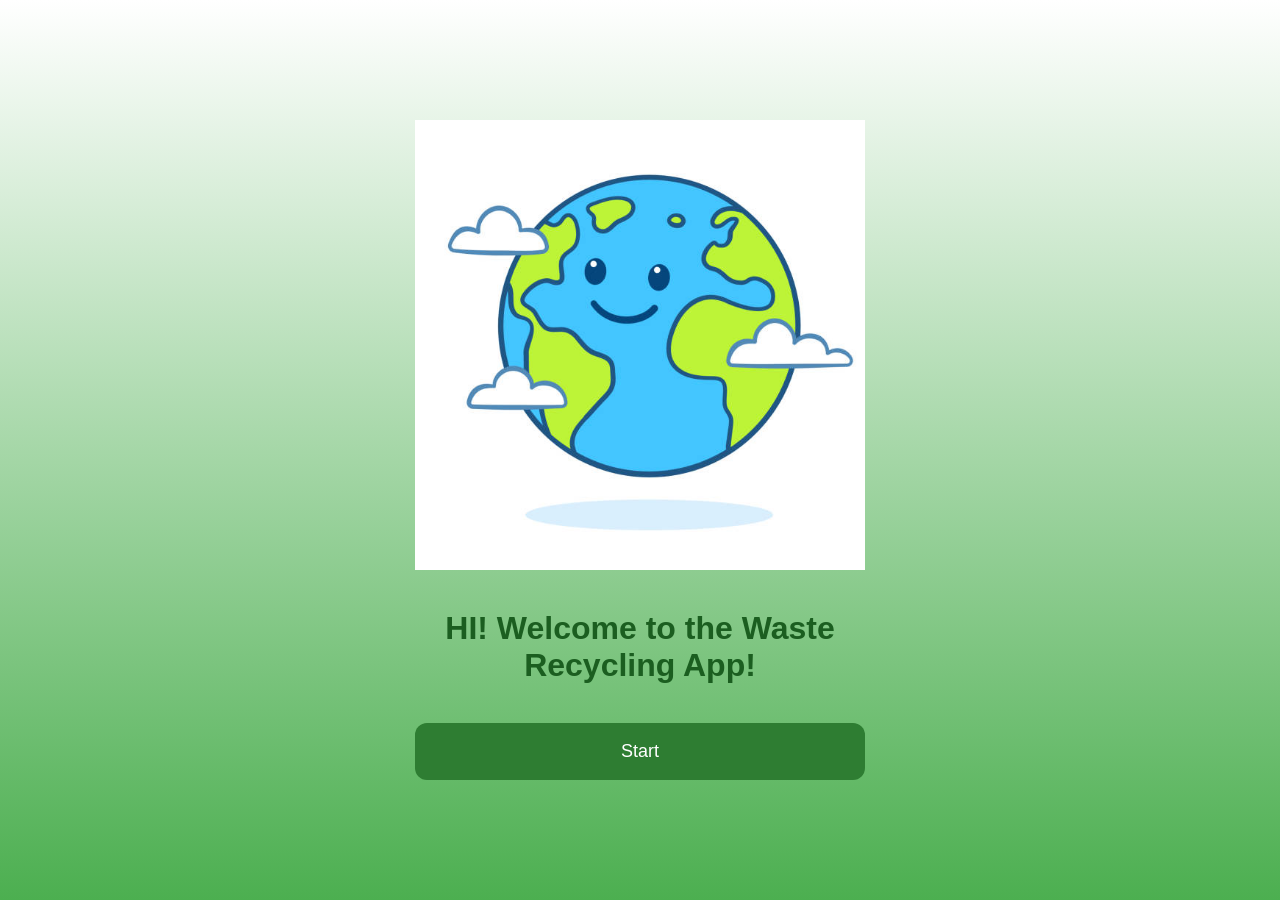
<file: index.html>
<!DOCTYPE html>
<html>

<head>

<title>Waste Recycling App</title>

<meta name="viewport" content="width=device-width, initial-scale=1">

<link rel="stylesheet" href="style.css">

</head>

<body class="home-page">

<div class="container">

<img src="images/recycle.png" class="recycle" >

<h1>HI! Welcome to the Waste Recycling App!</h1>

<button onclick="goLogin()">Start</button>

</div>

<script src="script.js"></script>

</body>

</html>
</file>
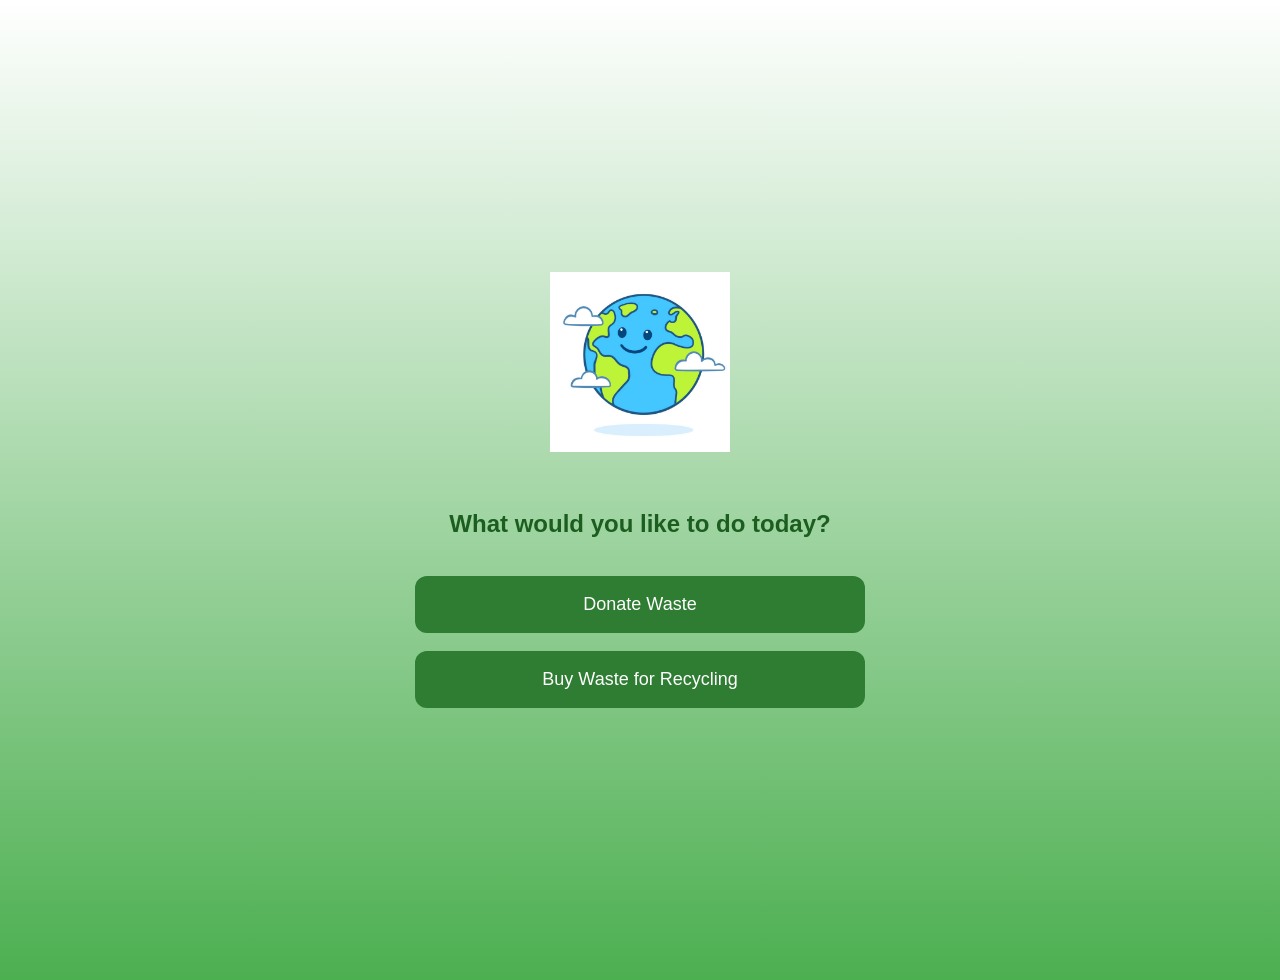
<file: choose.html>
<!DOCTYPE html>
<html>
<head>
<title>Choose Option</title>
<link rel="stylesheet" href="style.css">
</head>

<body class="no-scroll-page">

<div class="container">

<img src="images/recycle.png" class="welcome-img">

<h2>What would you like to do today?</h2>

<button onclick="selectAction('donate')">
Donate Waste
</button>

<button onclick="selectAction('buy')">
Buy Waste for Recycling
</button>

</div>

<script src="script.js"></script>

</body>
</html>
</file>
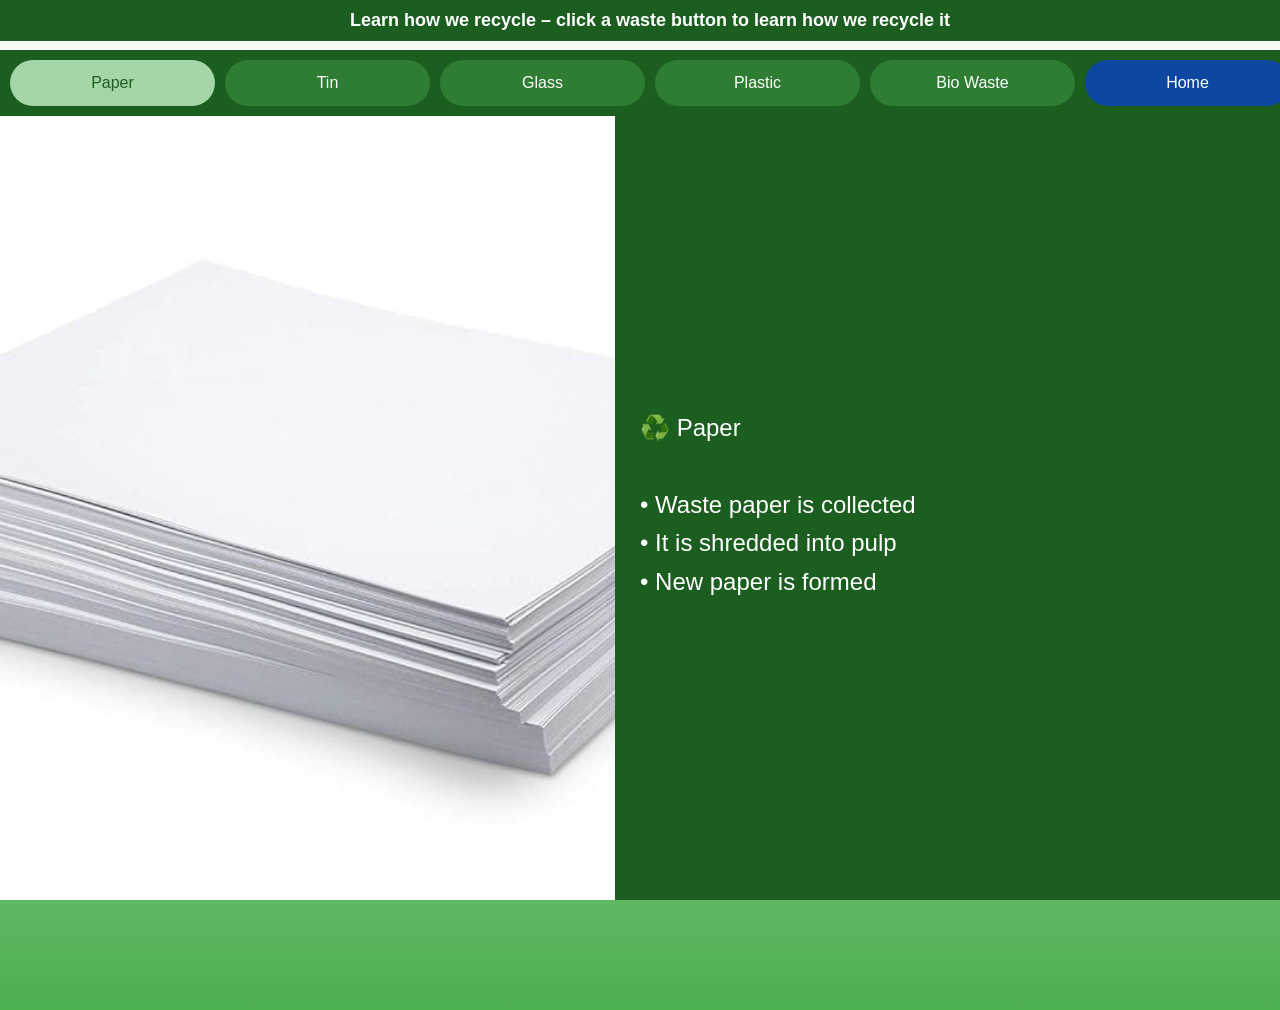
<file: learn.html>
<!DOCTYPE html>
<html>

<head>
<title>Learn How We Recycle</title>
<link rel="stylesheet" href="style.css">

<style>

/* ===== PAGE SCOPE ===== */
.learn-page{
display:block;
margin:0;
padding-top:110px; /* space for header + navbar */
}

/* ===== HEADER (TITLE) ===== */
.learn-page .header-text{
position:fixed;
top:0;
left:0;
width:100%;
background:#1b5e20;
color:white;
text-align:center;
font-size:18px;
font-weight:bold;
padding:10px;
z-index:1100;
}

/* ===== NAVBAR ===== */
.learn-page .navbar{
position:fixed;
top:50px; /* below header */
left:0;
width:100%;
display:flex;
gap:10px;
padding:10px;
background:#1b5e20;
z-index:1000;
}

/* Navbar buttons */
.learn-page .navbar button{
flex:1;
width:auto;
padding:14px 0;
font-size:16px;
border-radius:25px;
background:#2e7d32;
color:white;
border:none;
cursor:pointer;
}

/* Active tab */
.learn-page .navbar button.active{
background:#a5d6a7;
color:#1b5e20;
}

/* Home button (last, dark blue) */
.learn-page .navbar .home-btn{
background:#0d47a1;
}

/* ===== IMAGE SECTION ===== */
.learn-page .image-section{
position:relative;
width:100%;
height:calc(100vh - 110px); /* full screen minus header+navbar */
overflow:hidden;
}

/* Image */
.learn-page .image-section img{
width:100%;
height:100%;
object-fit:cover;
}

/* ===== TEXT OVERLAY (BOTTOM LEFT) ===== */
.learn-page .overlay{
position:absolute;
bottom:20px;
left:20px;
right:20px;

color:white;
font-size:24px;
font-weight:bold;
text-align:left;

/* readability */
text-shadow:
2px 2px 6px rgba(0,0,0,0.9),
-1px -1px 3px rgba(0,0,0,0.8);

/* gradient */
background:linear-gradient(to top, rgba(0,0,0,0.7), transparent);
padding:15px;
border-radius:10px;
}

</style>

</head>

<body class="learn-page">

<!-- HEADER TEXT -->
<div class="header-text">
Learn how we recycle – click a waste button to learn how we recycle it
</div>

<!-- NAVBAR -->
<div class="navbar">
<button onclick="showWaste('paper', this)" class="active">Paper</button>
<button onclick="showWaste('tin', this)">Tin</button>
<button onclick="showWaste('glass', this)">Glass</button>
<button onclick="showWaste('plastic', this)">Plastic</button>
<button onclick="showWaste('wet', this)">Bio Waste</button>
<button class="home-btn" onclick="goHome()">Home</button>
</div>

<!-- IMAGE -->
<div class="image-section">

    <!-- LEFT: IMAGE -->
    <div class="left">
        <img id="wasteImage" src="images/paper.png">
    </div>

    <!-- RIGHT: TEXT -->
    <div class="right" id="wasteText">
        ♻️ Paper<br><br>
        • Waste paper is collected<br>
        • It is shredded into pulp<br>
        • New paper is formed
    </div>

</div>

<!-- SCRIPT -->
<script>

function showWaste(type, btn){

const data = {
  paper: {
    img: "images/paper.png",
    text: "♻️ Paper<br><br>\
• Waste paper is collected and sorted based on quality<br>\
• It is shredded and mixed with water to form pulp<br>\
• Ink and dirt are removed through cleaning processes<br>\
• The pulp is pressed and dried into new paper sheets<br>\
• Recycled paper is used to make newspapers and notebooks<br>\
• It is also used for cardboard boxes and packaging materials"
  },

  tin: {
    img: "images/tin.png",
    text: "🥫 Tin (Metal)<br><br>\
• Metal waste is collected and separated using magnets<br>\
• It is cleaned to remove impurities and coatings<br>\
• The metal is melted at very high temperatures<br>\
• Melted metal is poured into molds to form new shapes<br>\
• Recycled tin is used to make new cans and containers<br>\
• It is also used in construction materials and machinery parts"
  },

  glass: {
    img: "images/glass.png",
    text: "🍾 Glass<br><br>\
• Glass is collected and sorted by color<br>\
• It is crushed into small pieces called cullet<br>\
• The cullet is melted in a furnace<br>\
• Melted glass is molded into new products<br>\
• Recycled glass is used to make bottles and jars<br>\
• It is also used for tiles, decorations, and fiberglass"
  },

  plastic: {
    img: "images/plastic.png",
    text: "🧴 Plastic<br><br>\
• Plastic waste is sorted by type and cleaned<br>\
• It is shredded into small flakes or pieces<br>\
• The plastic is melted and converted into pellets<br>\
• These pellets are used to manufacture new items<br>\
• Recycled plastic is used for bottles and containers<br>\
• It is also used to make clothing fibers and furniture"
  },

  wet: {
    img: "images/wetwaste.png",
    text: "🌱 Wet Waste (Organic Waste)<br><br>\
• Food and organic waste is collected separately<br>\
• It is decomposed naturally through composting<br>\
• Microorganisms break it down into nutrient-rich compost<br>\
• It can also be processed in biogas plants<br>\
• Biogas produced is used for cooking and electricity<br>\
• The leftover material becomes organic fertilizer"
  }
};

document.getElementById("wasteImage").src = data[type].img;
document.getElementById("wasteText").innerHTML = data[type].text;

/* active tab */
document.querySelectorAll(".navbar button").forEach(b => b.classList.remove("active"));
btn.classList.add("active");
}

function goHome(){
window.location.href="index.html";
}

</script>

</body>
</html>
</file>
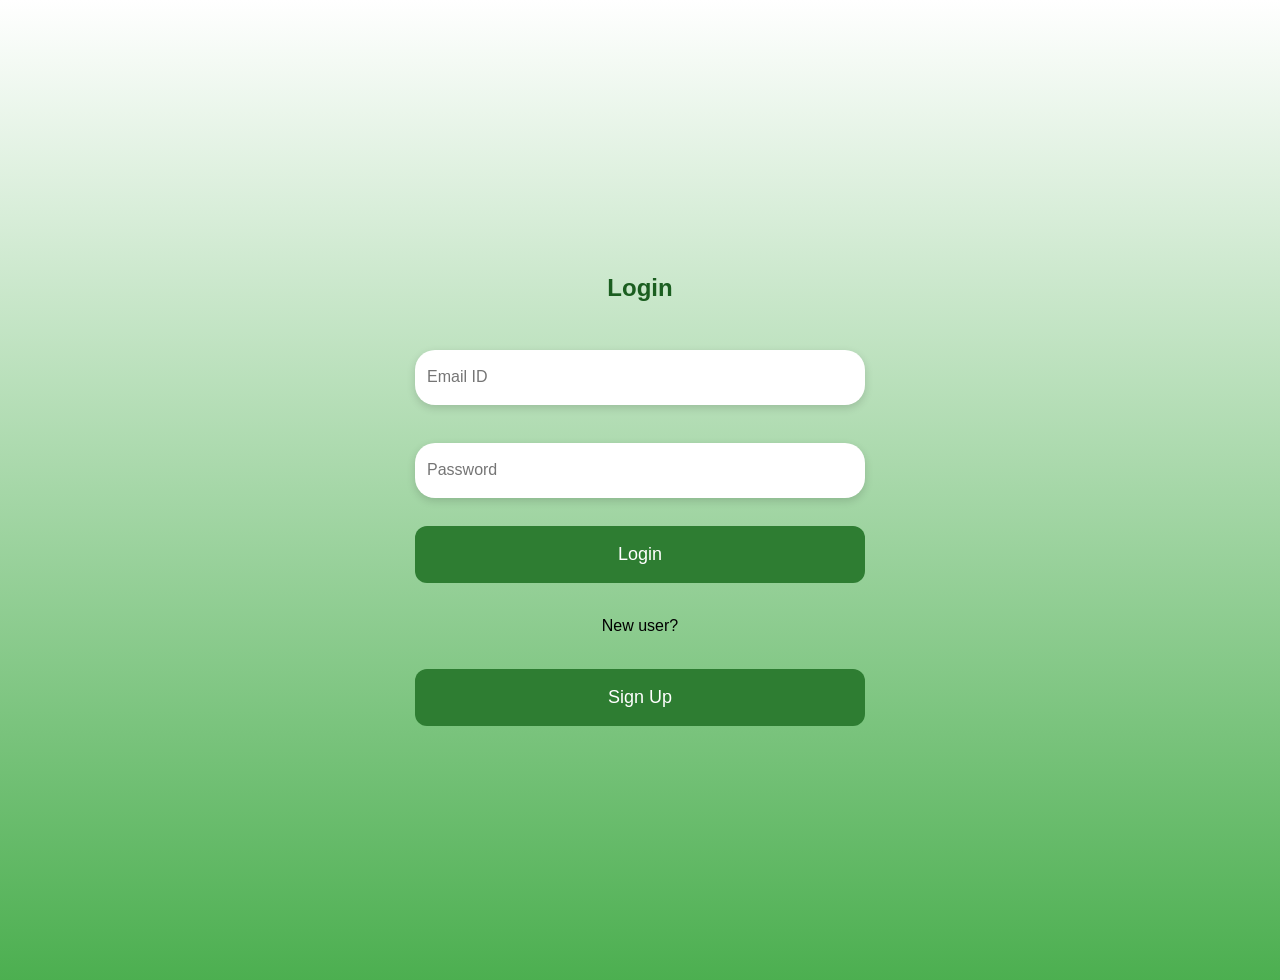
<file: login.html>
<!DOCTYPE html>
<html>

<head>
  <title>Login</title>
  <meta name="viewport" content="width=device-width, initial-scale=1">
  <link rel="stylesheet" href="style.css">
</head>

<body>

<div class="container">

  <h2>Login</h2>

  <input type="email" id="email" placeholder="Email ID" required>
  <input type="password" id="password" placeholder="Password" required>

  <button onclick="login()">Login</button>

  <p>New user?</p>

  <button onclick="goSignup()">Sign Up</button>

</div>

<script>
function login(){
    const email = document.getElementById("email").value.trim();

    // Basic empty check
    if(!email){
        alert("Enter email");
        return;
    }

  

    // Save current user
    localStorage.setItem("username", email);

    window.location.href = "choose.html";
}

function goSignup(){
    window.location.href = "signup.html";
}
</script>

</body>
</html>
</file>
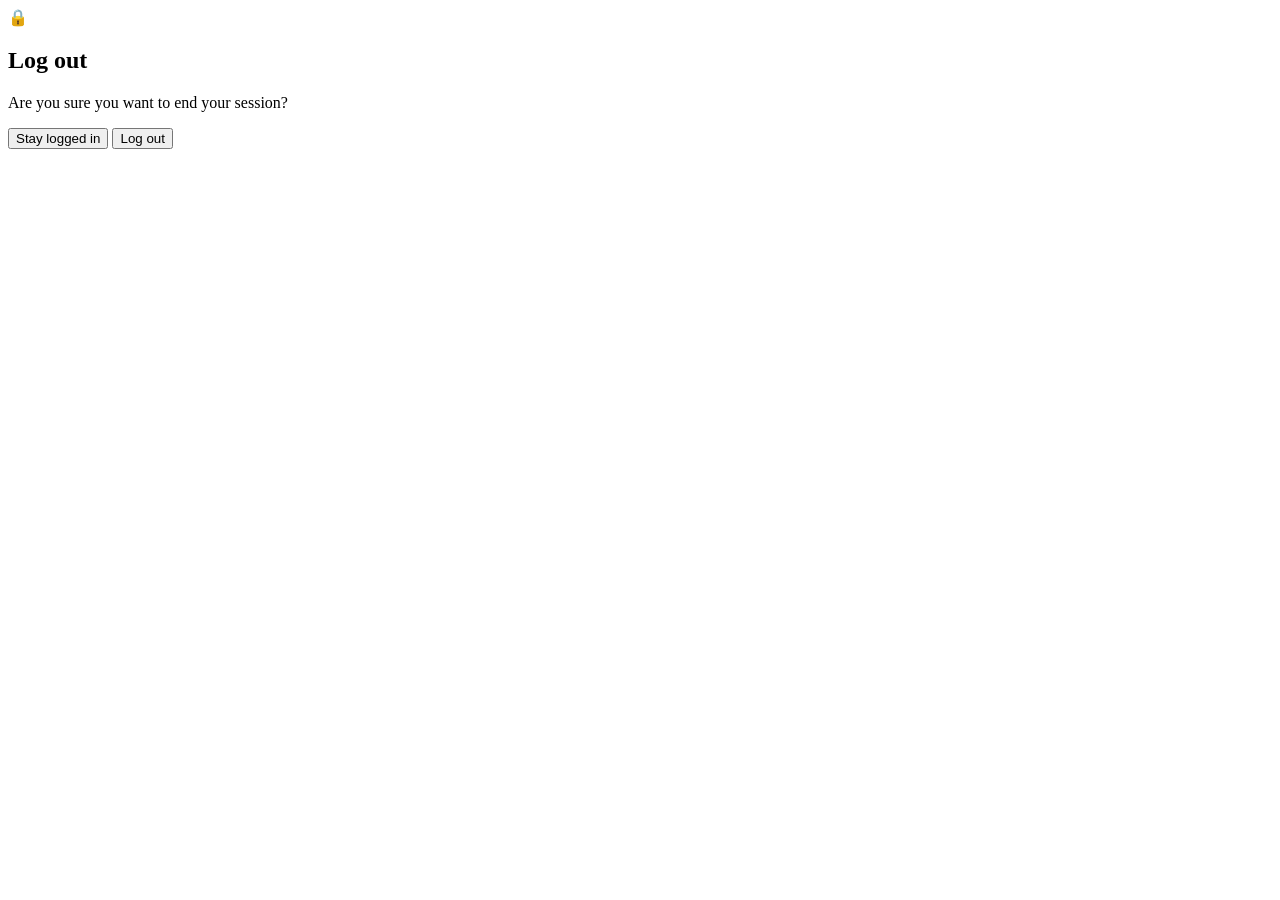
<file: logout.html>
<!DOCTYPE html>
<html lang="en">
<head>
  <meta charset="UTF-8">
  <title>Logout</title>
</head>

<body>

  <section class="logout">
    <div class="logout__card">
      <div class="logout__icon">🔒</div>

      <h2 class="logout__title">Log out</h2>
      <p class="logout__text">Are you sure you want to end your session?</p>

      <div class="logout__actions">
        <button class="btn btn-secondary" id="cancelBtn">
          Stay logged in
        </button>

        <button class="btn btn-danger" id="logoutBtn">
          Log out
        </button>
      </div>
    </div>
  </section>

  <!-- ✅ Script MUST be here -->
  <script>
    document.getElementById("logoutBtn").addEventListener("click", function () {
      localStorage.removeItem("username");
      window.location.href = "login.html";
    });

    document.getElementById("cancelBtn").addEventListener("click", function () {
      window.history.back();
    });
  </script>

</body>
</html>
</file>
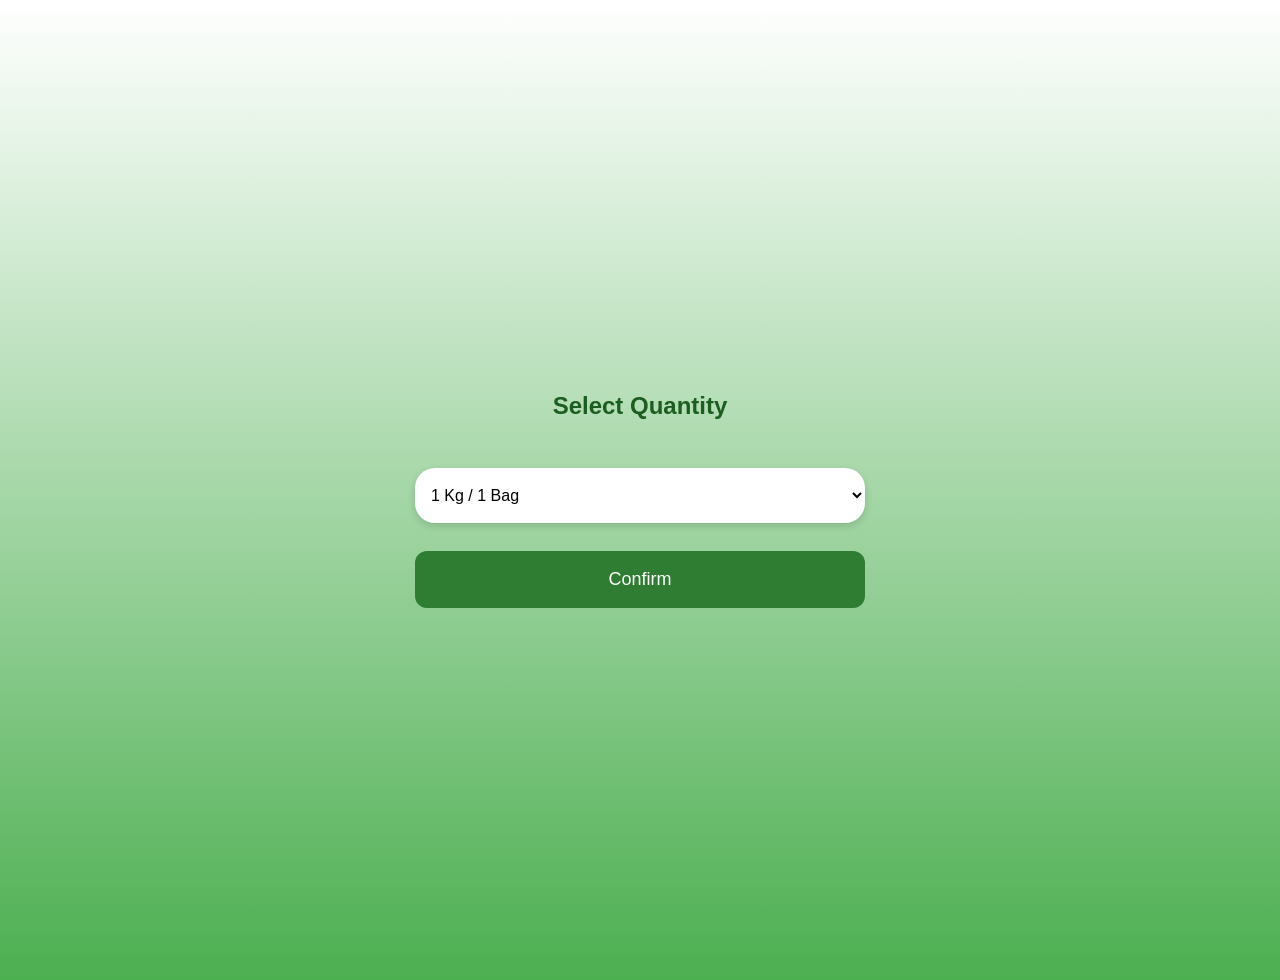
<file: quantity.html>
<!DOCTYPE html>
<html>

<head>
<title>Select Quantity</title>

<meta name="viewport" content="width=device-width, initial-scale=1">

<link rel="stylesheet" href="style.css">

</head>

<body class="no-scroll-page">

<div class="container">

<h2>Select Quantity</h2>

<select id="quantity">

<option>1 Kg / 1 Bag</option>
<option>2 Kg / 2 Bags</option>
<option>3 Kg / 3 Bags</option>
<option>4 Kg / 4 Bags</option>
<option>5 Kg / 5 Bags</option>
<option>6 Kg / 6 Bags</option>
<option>7 Kg / 7 Bags</option>
<option>8 Kg / 8 Bags</option>
<option>9 Kg / 9 Bags</option>
<option>10 Kg / 10 Bags</option>

</select>

<button onclick="confirm()">Confirm</button>

</div>

<script src="script.js"></script>

</body>

</html>
</file>
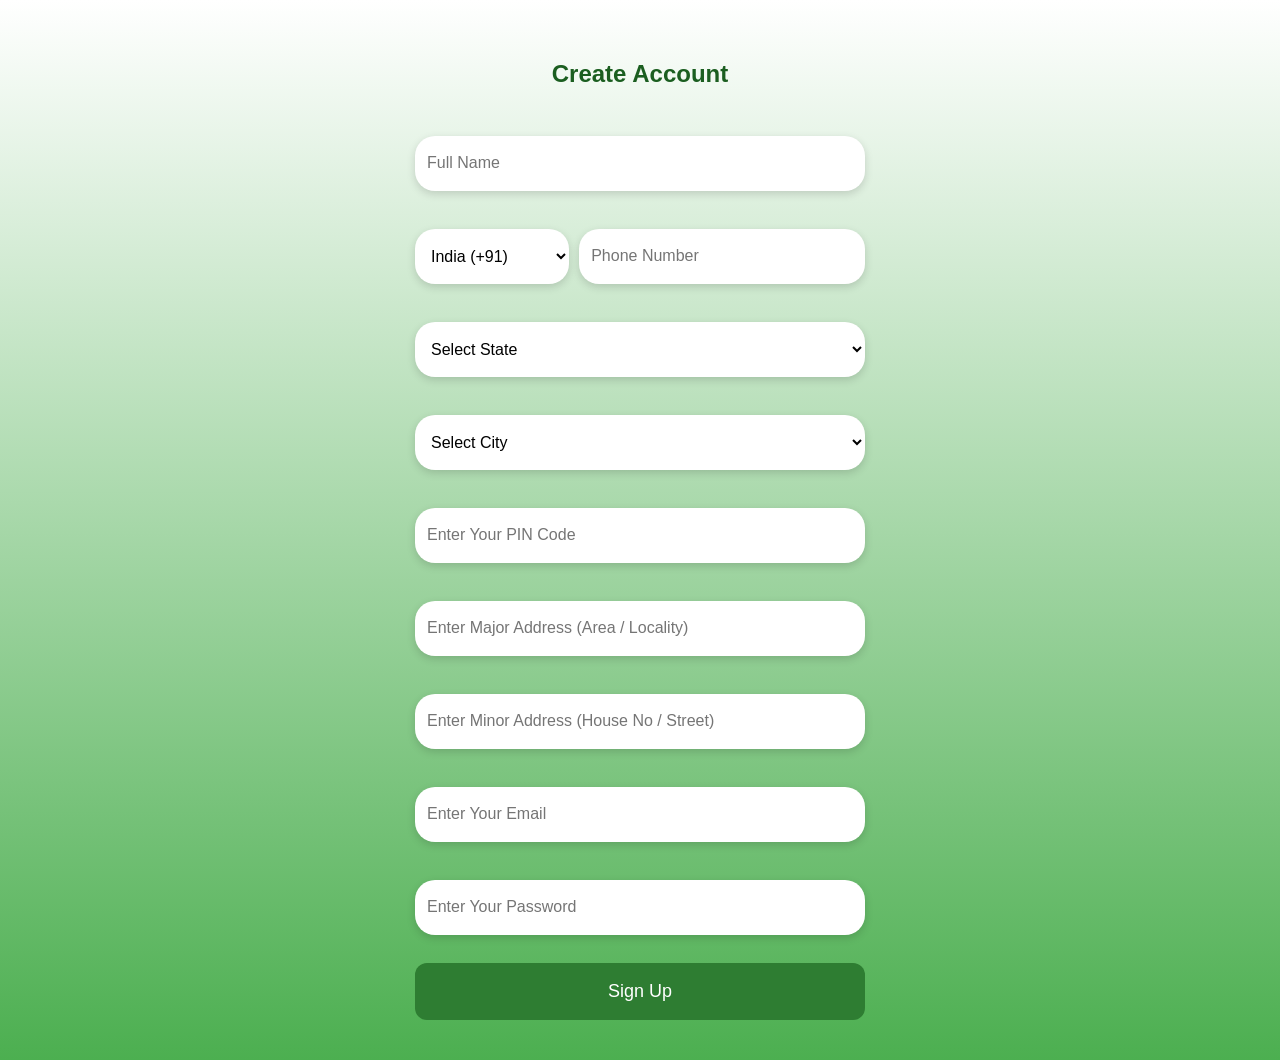
<file: signup.html>
<!DOCTYPE html>
<html>

<head>
<title>Sign Up</title>
<meta name="viewport" content="width=device-width, initial-scale=1">
<link rel="stylesheet" href="style.css">
</head>

<body>

<div class="container">

<h2>Create Account</h2>

<input type="text" id="name" placeholder="Full Name" required>


<div class="phone-container">

<select id="countryCode">
<option value="+91">India (+91)</option>
<option value="+1">USA (+1)</option>
<option value="+44">UK (+44)</option>
<option value="+61">Australia (+61)</option>
<option value="+971">UAE (+971)</option>
<option value="+81">Japan (+81)</option>
<option value="+49">Germany (+49)</option>
<option value="+33">France (+33)</option>
<option value="+39">Italy (+39)</option>
<option value="+86">China (+86)</option>
<option value="+880">Bangladesh (+880)</option>
<option value="+92">Pakistan (+92)</option>
<option value="+94">Sri Lanka (+94)</option>
<option value="+977">Nepal (+977)</option>
</select>

<input
type="text"
id="phone"
placeholder="Phone Number"
maxlength="10"
oninput="numbersOnly(this)"
required>

</div>

<select id="state" onchange="updateCity()" required>

<option value="">Select State</option>

<option>Andhra Pradesh</option>
<option>Arunachal Pradesh</option>
<option>Assam</option>
<option>Bihar</option>
<option>Chhattisgarh</option>
<option>Goa</option>
<option>Gujarat</option>
<option>Haryana</option>
<option>Himachal Pradesh</option>
<option>Jharkhand</option>
<option>Karnataka</option>
<option>Kerala</option>
<option>Madhya Pradesh</option>
<option>Maharashtra</option>
<option>Manipur</option>
<option>Meghalaya</option>
<option>Mizoram</option>
<option>Nagaland</option>
<option>Odisha</option>
<option>Punjab</option>
<option>Rajasthan</option>
<option>Sikkim</option>
<option>Tamil Nadu</option>
<option>Telangana</option>
<option>Tripura</option>
<option>Uttar Pradesh</option>
<option>Uttarakhand</option>
<option>West Bengal</option>

</select>

<select id="city">
<option>Select City</option>
</select>

<input type="text" id="pincode" placeholder="Enter Your PIN Code" maxlength="6" oninput="numbersOnly(this)" required>

<input type="text" id="major" placeholder="Enter Major Address (Area / Locality)" required>

<input type="text" id="minor" placeholder="Enter Minor Address (House No / Street)" required>

<input type="email" id="email" placeholder="Enter Your Email" autocomplete="off" required>

<input type="password" id="password" placeholder="Enter Your Password" autocomplete="new-password" required>

<button onclick="signup()">Sign Up</button>

</div>

<script>

// numbers only input
function numbersOnly(input){
input.value = input.value.replace(/[^0-9]/g,'');
}

// city database
const cities = {

"Odisha": ["Bhubaneswar","Cuttack","Rourkela","Puri","Berhampur"],

"West Bengal": ["Kolkata","Howrah","Durgapur","Asansol","Siliguri"],

"Maharashtra": ["Mumbai","Pune","Nagpur","Nashik","Aurangabad"],

"Karnataka": ["Bangalore","Mysore","Mangalore","Hubli","Belgaum"],

"Tamil Nadu": ["Chennai","Coimbatore","Madurai","Salem","Trichy"],

"Uttar Pradesh": ["Lucknow","Kanpur","Varanasi","Noida","Agra"],

"Bihar": ["Patna","Gaya","Muzaffarpur","Bhagalpur"],

"Rajasthan": ["Jaipur","Jodhpur","Udaipur","Kota"],

"Gujarat": ["Ahmedabad","Surat","Vadodara","Rajkot"],

"Punjab": ["Amritsar","Ludhiana","Jalandhar","Patiala"],

"Kerala": ["Kochi","Trivandrum","Kozhikode"],

"Assam": ["Guwahati","Silchar"],

"Goa": ["Panaji","Margao"],

"Jharkhand": ["Ranchi","Jamshedpur"],

"Chhattisgarh": ["Raipur","Bilaspur"],

"Haryana": ["Gurgaon","Faridabad"],

"Himachal Pradesh": ["Shimla","Manali"],

"Arunachal Pradesh": ["Itanagar"],

"Manipur": ["Imphal"],

"Meghalaya": ["Shillong"],

"Mizoram": ["Aizawl"],

"Nagaland": ["Kohima"],

"Sikkim": ["Gangtok"],

"Tripura": ["Agartala"],

"Telangana": ["Hyderabad","Warangal"],

"Madhya Pradesh": ["Bhopal","Indore","Gwalior"],

"Uttarakhand": ["Dehradun","Haridwar"],

"Andhra Pradesh": ["Vijayawada","Visakhapatnam"]

};


// update cities
function updateCity(){

let state = document.getElementById("state").value;
let citySelect = document.getElementById("city");

citySelect.innerHTML = "<option>Select City</option>";

if(cities[state]){

cities[state].forEach(function(city){

let option = document.createElement("option");
option.text = city;
citySelect.add(option);

});

}

}


// signup validation
function signup(){

let name = document.getElementById("name").value;
let phone = document.getElementById("phone").value;
let email = document.getElementById("email").value;
let major = document.getElementById("major").value;

if(phone.length != 10){
alert("Phone number must be exactly 10 digits");
return;
}

if(!email.endsWith("@gmail.com")){
alert("Email must end with @gmail.com");
return;
}

if(major.trim() === ""){
alert("Major Address cannot be empty");
return;
}

localStorage.setItem("username", name);

alert("Signup Successful");

window.location.href="choose.html";

}

</script>

</body>
</html>
</file>
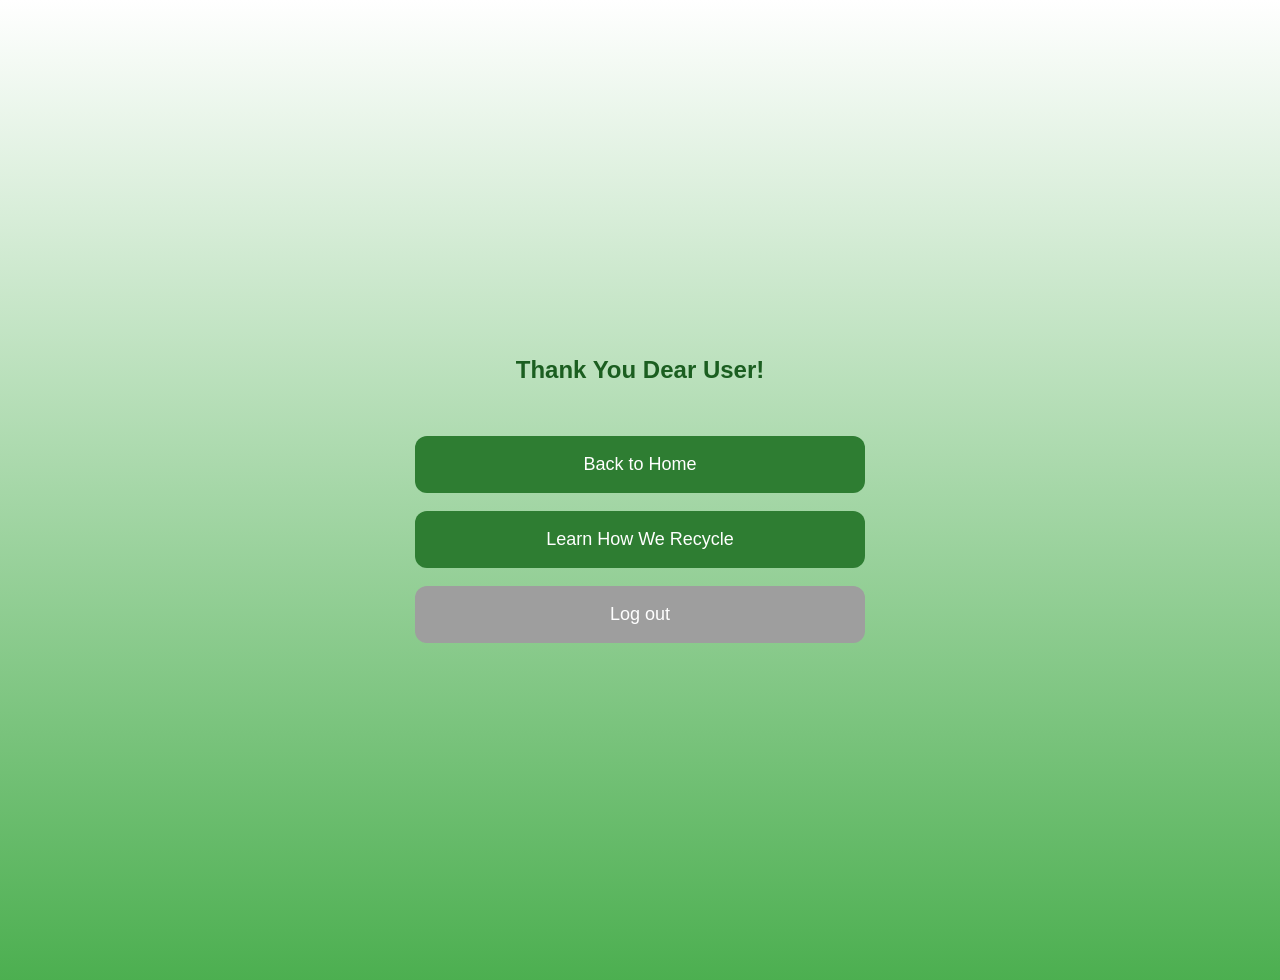
<file: success.html>
<!DOCTYPE html>
<html>

<head>
<title>Success</title>
<link rel="stylesheet" href="style.css">
</head>

<body class="no-scroll-page">

<div class="container">

<h2 id="thankMessage"></h2>

<p id="actionMessage"></p>

<button onclick="goHome()">Back to Home</button>

<button onclick="learnMore()">Learn How We Recycle</button>

<!-- ✅ Logout button added at the bottom -->
<button onclick="logout()" style="background:#9e9e9e;">
Log out
</button>

</div>

<script>

const name = localStorage.getItem("username");

if(name){
document.getElementById("thankMessage").innerText =
"Thank You Dear User " + name + "!";
}else{
document.getElementById("thankMessage").innerText =
"Thank You Dear User!";
}

const action = localStorage.getItem("action");

if(action === "donate"){
  document.getElementById("actionMessage").innerText =
  "Our people will come and collect the waste from you.";
}
else if(action === "buy"){
  document.getElementById("actionMessage").innerText =
  "Our people will come and buy it from you soon.";
}

function goHome(){
window.location.href = "index.html";
}

function learnMore(){
window.location.href = "learn.html";
}

// ✅ Logout function
function logout(){
localStorage.removeItem("isLoggedIn"); // remove only login state
window.location.href = "login.html";
}

</script>

</body>
</html>
</file>
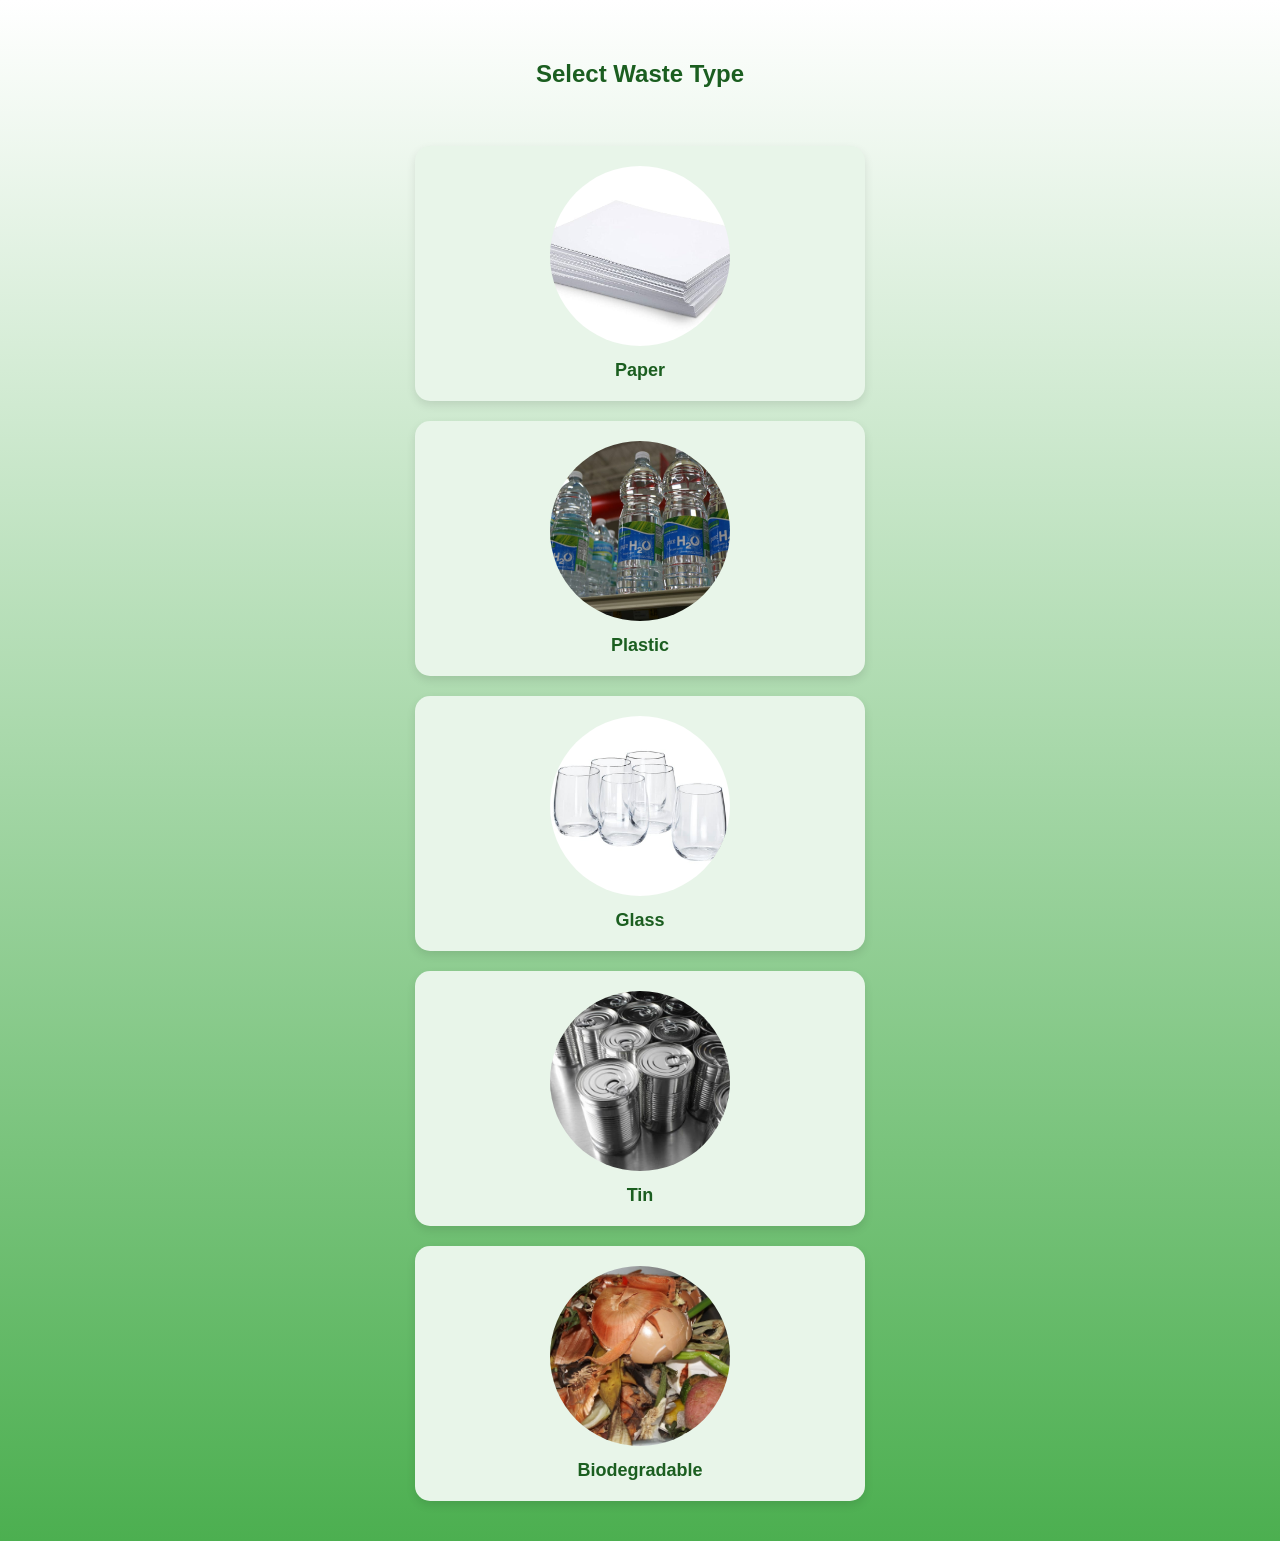
<file: waste.html>
<!DOCTYPE html>
<html>

<head>

<title>Select Waste</title>

<meta name="viewport" content="width=device-width, initial-scale=1">

<link rel="stylesheet" href="style.css">

</head>

<body>

<div class="container">

<h2>Select Waste Type</h2>

<div class="grid">

<div class="item" onclick="selectWaste('paper')">
<img src="images/paper.png">
<p>Paper</p>
</div>

<div class="item" onclick="selectWaste('plastic')">
<img src="images/platic.png">
<p>Plastic</p>
</div>

<div class="item" onclick="selectWaste('glass')">
<img src="images/glass.png">
<p>Glass</p>
</div>

<div class="item" onclick="selectWaste('tin')">
<img src="images/tin.png">
<p>Tin</p>
</div>

<div class="item" onclick="selectWaste('biodegradable')">
<img src="images/wetwaste.png">
<p>Biodegradable</p>
</div>


</div>

</div>

</div>

<script src="script.js"></script>

</body>

</html>
</file>
<file: style.css>
/* ONLY for first page (home screen) */
/* Welcome image */
.home-page{
  padding: 0;
  height: 100vh;
  overflow: hidden;
}

.welcome-img{
  width:180px;
  height:180px;
  border-radius: 0 !important; /* force remove circle */
  object-fit:cover;
  margin: 0 auto 20px auto; /* center it */
  display: block;
}

body{
font-family: Arial, sans-serif;
margin:0;
padding:40px 0;
min-height:100vh;

background: linear-gradient(to bottom, white, #4CAF50);

display:flex;
justify-content:center;
align-items:center;

overflow-y:auto;
}

/* Main container */
.container{
width:90%;
max-width:450px;
display:flex;
flex-direction:column;
gap:18px;
text-align:center;
}

/* Headings */
h1,h2{
color:#1b5e20;
}

/* Welcome image */
.welcome-img{
width:180px;
height:180px;
border-radius:50%;
object-fit:cover;
margin-bottom:20px;
}

/* Buttons */
button{
width:100%;
padding:18px;
font-size:18px;
border:none;
border-radius:12px;
background:#2e7d32;
color:white;
cursor:pointer;
transition:0.2s;
}

button:hover{
background:#1b5e20;
}

/* Phone container */
.phone-container{
display:flex;
gap:10px;
}

.phone-container select{
width:35%;
}

.phone-container input{
width:65%;
}

/* Input fields AND dropdowns */
input, select{
width:100%;
height:55px;
padding:12px;
margin:10px 0;
font-size:16px;
border-radius:20px;
box-sizing:border-box;
border:none;
background:white;
box-shadow:0 3px 8px rgba(0,0,0,0.15);
outline:none;
}

/* Waste options page */
.grid{
display:flex;
flex-direction:column;
gap:20px;
margin-top:20px;
}

.item{
background:#e8f5e9;
padding:20px;
border-radius:15px;
cursor:pointer;
box-shadow:0 4px 10px rgba(0,0,0,0.1);
}

.item img{
width:180px;
height:180px;
border-radius:50%;
object-fit:cover;
margin-bottom:10px;
}

.item p{
font-size:18px;
font-weight:bold;
color:#1b5e20;
margin:0;
}

/* Apply only to pages with class="noscroll" */
.no-scroll-page{
  height: 100vh;
  margin: 0;

  display: flex;
  justify-content: center;   /* horizontal center */
  align-items: center;       /* vertical center */

  overflow:initial;          /* disable scroll */
}

/* Keep container simple */
.no-scroll-page .container {
  text-align: center;
}

#thankMessage{
  margin-bottom: 0;
}

#actionMessage{
  margin-top: 0;
}

/* ===== LEARN PAGE STYLES ===== */

/* Reset body (remove flex + padding hacks) */
body.learn-page{
display:block;
margin:0;
padding:0;
}

/* ===== HEADER ===== */
.learn-page .header-text{
position:fixed;
top:0;
left:0;
width:100%;

background:#1b5e20;
color:white;
text-align:center;

font-size:18px;
font-weight:bold;
padding:10px;

z-index:1100;
}

/* ===== NAVBAR ===== */
.learn-page .navbar{
position:fixed;
top:50px; /* directly below header */
left:0;
width:100%;

display:flex;
gap:10px;
padding:10px;

background:#1b5e20;
z-index:1000;
}

/* Navbar buttons */
.learn-page .navbar button{
flex:1;
width:auto;
padding:14px 0;
font-size:16px;
border-radius:25px;
background:#2e7d32;
color:white;
}

/* Active tab */
.learn-page .navbar button.active{
background:#a5d6a7;
color:#1b5e20;
}

/* Home button */
.learn-page .navbar .home-btn{
background:#0d47a1;
}

/* ===== IMAGE SECTION ===== */
.learn-page .image-section{
position:relative;
width:100%;

/* push below header + navbar */
margin-top:110px;

/* FULL screen without calculation */
height:100vh;

overflow:hidden;
}

.learn-page .image-section{
display:flex;
height:calc(100vh - 110px);
}

/* LEFT IMAGE */
.learn-page .left{
width:50%;
}

.learn-page .left img{
width:100%;
height:100%;
object-fit:cover;
display:block;
}

/* RIGHT TEXT (same as navbar color) */
.learn-page .right{
width:50%;
background:#1b5e20;   /* navbar green */
color:white;

font-size:24px;
line-height:1.6;
padding:25px;

display:flex;
align-items:center;
}

/* ===== TEXT OVERLAY (BOTTOM LEFT) ===== */
.learn-page .overlay{
position:absolute;
top:50%;
right:0;                 /* stick to right edge */
transform:translateY(-50%);

width:50%;               /* exact half screen */
height:auto;

background:#000 !important;   /* force black */
color:#fff;

font-size:26px !important;    /* force size */
line-height:1.6;

padding:25px;
border-radius:0;

text-shadow:none !important;  /* remove any shadow */
}
</file>
